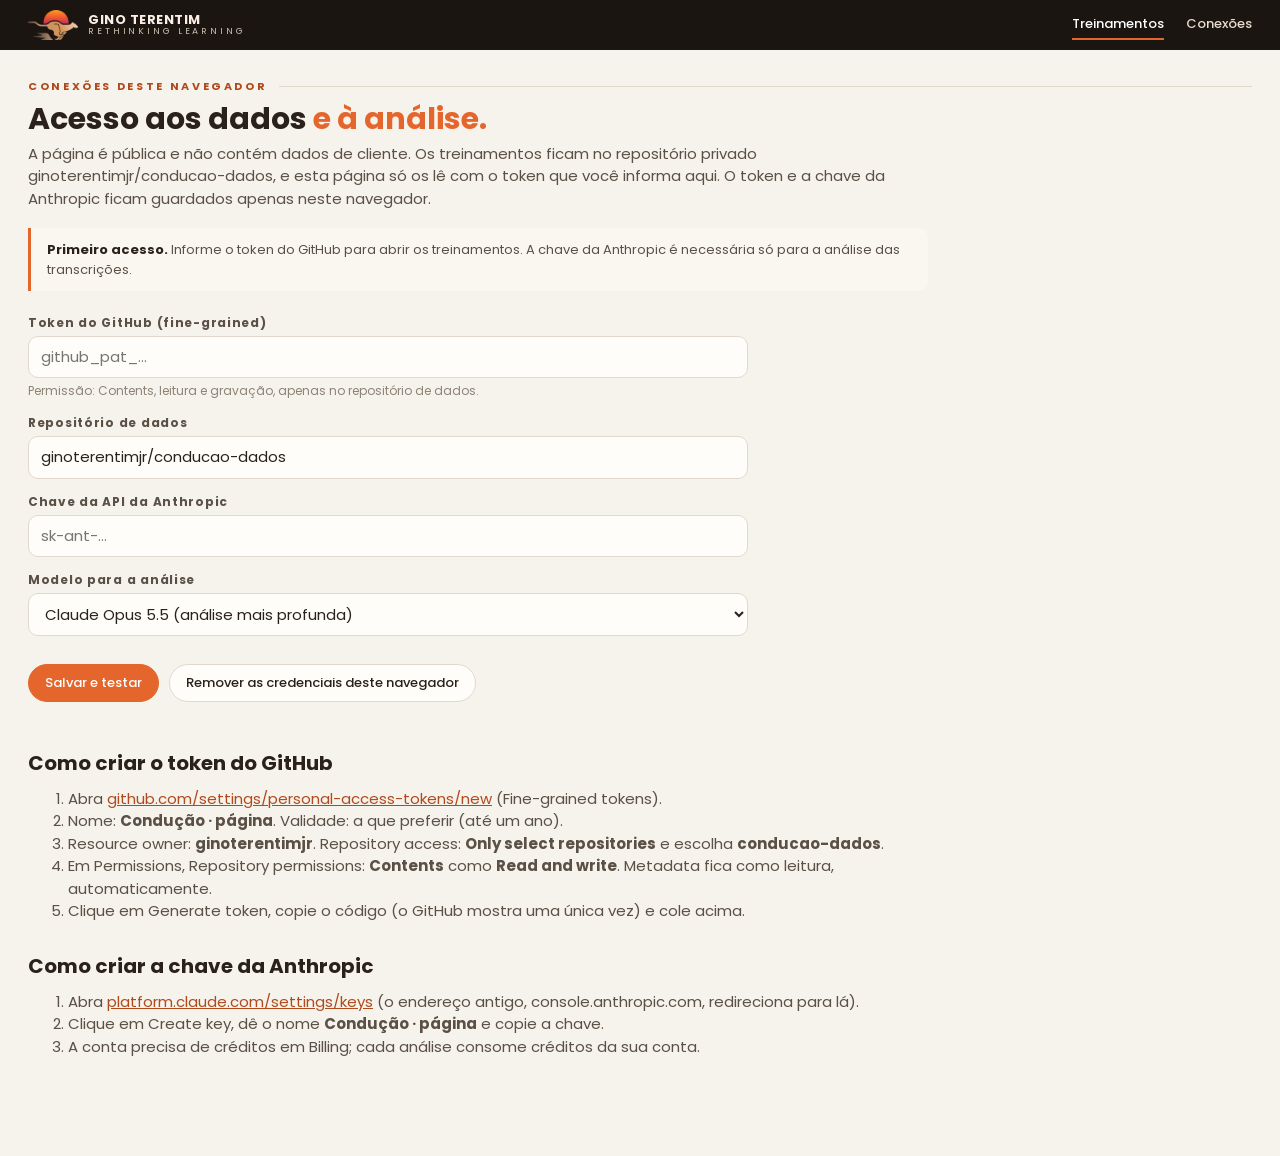
<file: index.html>
<!DOCTYPE html>
<html lang="pt-BR">
<head>
<meta charset="utf-8">
<meta name="viewport" content="width=device-width, initial-scale=1">
<meta name="robots" content="noindex, nofollow">
<meta name="referrer" content="no-referrer">
<title>Condução · Gino Terentim</title>
<link rel="icon" type="image/svg+xml" href="assets/favicon.svg">
<link rel="icon" type="image/png" sizes="32x32" href="assets/favicon-32.png">
<link rel="apple-touch-icon" href="assets/apple-touch-icon.png">
<meta name="theme-color" content="#1B1512">
<link rel="stylesheet" href="app.css">
</head>
<body>
<header class="topo">
  <a class="marca" href="#/"><img src="assets/logo-gt.png" alt=""><span><b>GINO TERENTIM</b><small>RETHINKING LEARNING</small></span></a>
  <nav class="topo-nav">
    <a href="#/" data-nav="home">Treinamentos</a>
    <a href="#/config" data-nav="config">Conexões</a>
  </nav>
</header>
<main id="app" aria-live="polite"></main>
<div id="aviso" class="aviso" hidden></div>
<div id="modal" class="modal" hidden><div class="modal-caixa" role="dialog" aria-modal="true"></div></div>
<div id="lightbox" class="lightbox" hidden>
  <button class="lb-fechar" aria-label="Fechar">✕</button>
  <button class="lb-ant" aria-label="Slide anterior">‹</button>
  <figure><img alt=""><figcaption></figcaption></figure>
  <button class="lb-prox" aria-label="Próximo slide">›</button>
</div>
<script src="vendor/jszip.min.js"></script>
<script src="app.js"></script>
</body>
</html>
</file>
<file: app.css>
@font-face{font-family:Poppins;src:url(fonts/Poppins-Regular.ttf);font-weight:400;font-display:swap}
@font-face{font-family:Poppins;src:url(fonts/Poppins-Medium.ttf);font-weight:500;font-display:swap}
@font-face{font-family:Poppins;src:url(fonts/Poppins-Bold.ttf);font-weight:700;font-display:swap}
:root{--tinta:#2A211C;--escuro:#1B1512;--creme:#F6F2EC;--papel:#FFFDF9;--papel2:#FAF7F1;--laranja:#E5662C;--terra:#B04A1C;--ouro:#B8912F;--ouro2:#C9A24D;--cinza:#8D8377;--cinza2:#5A5045;--borda:#E2D9CD;--verde:#5E7D52;--azul:#3F6E8C;--vinho:#7A4E6E;--r:14px}
*{box-sizing:border-box}
[hidden]{display:none!important}
html,body{margin:0;background:var(--creme);color:var(--tinta);font-family:Poppins,system-ui,sans-serif;font-size:15px;line-height:1.5}
a{color:var(--terra)}
button,input,select,textarea{font:inherit;color:inherit}
.topo{position:sticky;top:0;z-index:20;display:flex;align-items:center;justify-content:space-between;padding:10px 28px;background:var(--escuro);color:#FBEEE5}
.marca{display:flex;align-items:center;gap:10px;color:inherit;text-decoration:none}
.marca img{height:30px}
.marca span{display:flex;flex-direction:column;line-height:1.1}
.marca b{font-size:13px;letter-spacing:.04em}
.marca small{font-size:9px;letter-spacing:.32em;color:#CDBFAE}
.topo-nav{display:flex;gap:22px}
.topo-nav a{color:#E9DCCC;text-decoration:none;font-size:13px;font-weight:500;padding:4px 0;border-bottom:2px solid transparent}
.topo-nav a.ativo{color:#fff;border-color:var(--laranja)}
main{max-width:1320px;margin:0 auto;padding:28px 28px 80px}
.sobr{font-size:11px;font-weight:700;letter-spacing:.24em;color:var(--terra);text-transform:uppercase;display:flex;align-items:center;gap:12px;margin:0 0 6px}
.sobr::after{content:"";flex:1;height:1px;background:var(--borda)}
h1{font-size:30px;line-height:1.2;margin:0 0 6px;font-weight:700}
h1 em,h2 em{font-style:normal;color:var(--laranja)}
h2{font-size:20px;margin:28px 0 10px}
h3{font-size:15px;margin:0 0 6px}
.lede{color:var(--cinza2);margin:0 0 18px;max-width:900px}
.btn{display:inline-flex;align-items:center;gap:8px;border:1px solid var(--borda);background:var(--papel);border-radius:999px;padding:8px 16px;font-size:13px;font-weight:500;cursor:pointer;text-decoration:none;color:var(--tinta);white-space:nowrap}
.btn:hover{border-color:var(--cinza)}
.btn.prim{background:var(--laranja);border-color:var(--laranja);color:#fff}
.btn.prim:disabled{background:#E9B79C;border-color:#E9B79C;cursor:default}
.btn.esc{background:var(--escuro);border-color:var(--escuro);color:#FBEEE5}
.btn.peq{padding:5px 11px;font-size:12px}
.btn svg{width:16px;height:16px}
.barra{display:flex;flex-wrap:wrap;gap:10px;align-items:center;margin:14px 0 18px}
.barra .esp{flex:1}
.cartoes{display:grid;grid-template-columns:repeat(auto-fill,minmax(330px,1fr));gap:18px}
.cartao{background:var(--papel);border:1px solid var(--borda);border-radius:var(--r);padding:20px;text-decoration:none;color:inherit;display:block;transition:box-shadow .15s}
a.cartao:hover{box-shadow:0 4px 18px rgba(42,33,28,.08)}
.cartao .cli{font-size:11px;font-weight:700;letter-spacing:.2em;color:var(--terra);text-transform:uppercase}
.cartao h3{font-size:17px;margin:6px 0 10px;line-height:1.3}
.cartao .meta{font-size:13px;color:var(--cinza2)}
.pilula{display:inline-block;font-size:11px;font-weight:700;letter-spacing:.06em;border-radius:999px;padding:2px 10px;background:#FBE3D6;color:var(--terra)}
.pilula.verde{background:#E3EBDD;color:var(--verde)}
.pilula.cinza{background:#EEE8DF;color:var(--cinza2)}
.sessoes{display:flex;flex-wrap:wrap;gap:8px;margin-top:12px}
.sessao-chip{font-size:12px;border:1px solid var(--borda);border-radius:10px;padding:6px 10px;background:var(--papel2)}
.sessao-chip b{display:block;font-size:12px}
.form{display:grid;gap:14px;max-width:720px}
.campo label{display:block;font-size:12px;font-weight:700;letter-spacing:.06em;color:var(--cinza2);margin-bottom:4px}
.campo input,.campo select,.campo textarea{width:100%;border:1px solid var(--borda);background:var(--papel);border-radius:10px;padding:9px 12px}
.campo small{display:block;color:var(--cinza);font-size:12px;margin-top:4px}
.grade2{display:grid;grid-template-columns:1fr 1fr;gap:14px}
.grade3{display:grid;grid-template-columns:1fr 1fr 1fr;gap:14px}
.nota{background:var(--papel2);border-left:3px solid var(--laranja);padding:12px 16px;border-radius:0 10px 10px 0;font-size:13px;color:var(--cinza2);max-width:900px}
.nota b{color:var(--tinta)}
/* sessão */
.cab-sessao{display:flex;flex-wrap:wrap;gap:18px;align-items:flex-end;justify-content:space-between}
.relogio-box{display:flex;gap:14px;align-items:stretch}
.rb{background:var(--papel);border:1px solid var(--borda);border-radius:12px;padding:8px 14px;min-width:110px}
.rb small{display:block;font-size:10px;font-weight:700;letter-spacing:.16em;color:var(--cinza);text-transform:uppercase}
.rb b{font-size:20px}
.rb input{border:0;background:transparent;font-size:20px;font-weight:700;width:124px;padding:0;color:#0000FF}
.rb.alerta{border-color:var(--laranja);background:#FDF0E8}
.etapas{display:flex;width:100%;height:58px;border-radius:12px;overflow:hidden;margin:6px 0 4px;border:1px solid var(--borda)}
.etapas div{position:relative;display:flex;flex-direction:column;justify-content:center;padding:0 8px;color:#fff;font-size:11px;line-height:1.25;overflow:hidden;cursor:pointer;min-width:0}
.etapas div b{font-size:11px;white-space:nowrap;overflow:hidden;text-overflow:ellipsis}
.etapas div span{opacity:.9;white-space:nowrap}
.legenda{display:flex;flex-wrap:wrap;gap:16px;font-size:12px;color:var(--cinza2);margin:10px 0 16px}
.legenda span{display:inline-flex;align-items:center;gap:6px}
.ic{width:26px;height:26px;display:inline-flex;align-items:center;justify-content:center;flex:none}
.ic img{width:26px;height:26px}
.ic svg{width:22px;height:22px}
.ic.miro svg{color:#3F6E8C}
.ic.chat svg{color:var(--verde)}
.tag-c{font-size:10px;font-weight:700;letter-spacing:.06em;background:#EFE9DF;color:var(--cinza2);border-radius:6px;padding:2px 6px;white-space:nowrap}
.linhas{display:flex;flex-direction:column;gap:8px}
.linha{background:var(--papel);border:1px solid var(--borda);border-radius:12px;overflow:hidden}
.linha.int{background:#EFE9DF}
.linha.atual{outline:3px solid var(--laranja)}
.l-res{display:grid;grid-template-columns:22px 40px 150px minmax(0,1fr) 100px 88px 150px 64px;gap:12px;align-items:center;padding:8px 12px 8px 6px;cursor:pointer}
.com-plano .l-res{grid-template-columns:22px 40px 150px minmax(0,1fr) 100px 128px 88px 136px 64px}
.l-n{font-weight:700;color:var(--laranja);font-size:17px;text-align:center}
.l-th{width:150px;aspect-ratio:16/9;background:#E9E2D7;border-radius:6px;object-fit:cover;display:block;cursor:zoom-in}
.l-et{font-size:11px;color:var(--cinza);display:flex;align-items:center;gap:8px}
.l-et i{width:9px;height:9px;border-radius:50%;display:inline-block;flex:none}
.l-desc{font-weight:700;font-size:14px;line-height:1.35}
.l-hora{font-size:16px;font-weight:700;text-align:center;line-height:1.2}
.l-hora span{display:block;font-size:12px;font-weight:400;color:var(--cinza)}
.l-dur{display:flex;align-items:center;gap:4px;font-size:12px;color:var(--cinza)}
.l-dur input{width:52px;border:1px solid var(--borda);border-radius:8px;padding:4px 6px;text-align:center;font-weight:700;color:#0000FF;background:#FFF9E6}
.l-ics{display:flex;flex-wrap:wrap;gap:4px;align-items:center}
.l-exp{border:0;background:transparent;font-size:18px;cursor:pointer;color:var(--cinza);transition:transform .15s}
.linha.aberta .l-exp{transform:rotate(180deg)}
.l-det{display:none;border-top:1px solid var(--borda);padding:18px;background:var(--papel2)}
.linha.aberta .l-det{display:grid;grid-template-columns:minmax(0,1.05fr) minmax(0,1fr);gap:22px}
.l-det .grande{width:100%;border-radius:10px;cursor:zoom-in;background:#E9E2D7;aspect-ratio:16/9;object-fit:contain;display:block}
.l-det .col{display:flex;flex-direction:column;gap:12px;min-width:0}
.ed label{display:flex;align-items:center;gap:8px;font-size:11px;font-weight:700;letter-spacing:.14em;color:var(--terra);text-transform:uppercase;margin-bottom:4px}
.ed textarea,.ed input[type=text],.ed select{width:100%;border:1px solid var(--borda);background:var(--papel);border-radius:10px;padding:9px 12px;font-size:14px;line-height:1.55;resize:vertical}
.ed textarea.falar{font-size:15px;min-height:170px}
.ed .opc{display:flex;flex-wrap:wrap;gap:14px;font-size:13px}
.ed .opc label{color:var(--tinta);letter-spacing:0;text-transform:none;font-weight:500;font-size:13px;margin:0}
.mat-pecas{font-size:12px;color:var(--cinza2);line-height:1.35}
.mat-pecas b{color:var(--ouro)}
.analise-mini{border:1px dashed var(--laranja);border-radius:10px;padding:10px 12px;font-size:13px;background:#FFF6F0}
.analise-mini h4{margin:0 0 6px;font-size:12px;letter-spacing:.12em;text-transform:uppercase;color:var(--terra)}
/* condução */
.cond{position:fixed;inset:0;z-index:50;background:var(--escuro);color:#FBEEE5;display:grid;grid-template-columns:minmax(0,1.35fr) minmax(0,1fr);grid-template-rows:auto 1fr auto;gap:18px;padding:18px 24px}
.cond header{grid-column:1/3;display:flex;align-items:center;gap:18px}
.cond header .esp{flex:1}
.cond .agora{font-size:30px;font-weight:700;letter-spacing:.02em}
.cond .desvio{font-size:14px;padding:4px 12px;border-radius:999px;background:#3A2E27}
.cond .desvio.atras{background:#7A2E12;color:#fff}
.cond .desvio.ok{background:#2F4A2A}
.cond .slide{display:flex;flex-direction:column;gap:10px;min-height:0}
.cond .slide img{width:100%;max-height:calc(100vh - 230px);object-fit:contain;border-radius:10px;background:#000}
.cond .texto{overflow:auto;background:#251D19;border-radius:12px;padding:18px 20px;min-height:0}
.cond .texto h4{font-size:11px;letter-spacing:.2em;color:var(--ouro2);margin:14px 0 6px;text-transform:uppercase}
.cond .texto h4:first-child{margin-top:0}
.cond .texto p{margin:0 0 8px;white-space:pre-wrap}
.cond .texto .falar{font-size:19px;line-height:1.6;color:#fff}
.cond footer{grid-column:1/3;display:flex;align-items:center;gap:14px}
.cond .prog{flex:1;height:8px;background:#3A2E27;border-radius:99px;overflow:hidden}
.cond .prog div{height:100%;background:var(--ouro2)}
.cond .prog.estouro div{background:var(--laranja)}
.cond .btn{background:#2F2520;border-color:#4A3B33;color:#FBEEE5}
.cond .btn.prim{background:var(--laranja);border-color:var(--laranja)}
.cond .prox{display:flex;align-items:center;gap:10px;font-size:13px;color:#CDBFAE}
.cond .prox img{height:54px;border-radius:5px}
/* análise */
.an-geral{background:var(--papel);border:1px solid var(--borda);border-radius:var(--r);padding:20px;margin-bottom:16px}
.an-et{background:var(--papel);border:1px solid var(--borda);border-radius:var(--r);padding:18px 20px;margin-bottom:12px}
.an-et header{display:flex;align-items:center;gap:12px;flex-wrap:wrap;margin-bottom:8px}
.an-et header h3{margin:0;font-size:16px;flex:1}
.estrelas{color:var(--ouro2);letter-spacing:2px;font-size:15px}
.an-bloco{margin-top:10px}
.an-bloco h4{font-size:11px;letter-spacing:.16em;text-transform:uppercase;margin:0 0 4px;display:flex;align-items:center;gap:6px}
.an-bloco ul{margin:0;padding-left:18px}
.an-bloco li{margin:4px 0}
.an-bloco .ev{display:block;font-size:12px;color:var(--cinza);font-style:italic}
.an-bloco .sug{display:block;font-size:13px;color:var(--cinza2)}
.h-forte{color:var(--verde)}.h-fac{color:var(--terra)}.h-mat{color:var(--azul)}.h-melhor{color:var(--ouro)}
.melhor{border:1px solid #EADFC4;background:#FFFBF0;border-radius:10px;padding:10px 12px;margin:6px 0}
.melhor .dito{font-size:13px;color:var(--cinza2);font-style:italic}
.melhor .nova{font-size:13px;margin:6px 0}
.prog-an{height:6px;border-radius:99px;background:var(--borda);overflow:hidden;margin:10px 0}
.prog-an div{height:100%;width:30%;background:var(--laranja);animation:corre 1.4s infinite ease-in-out}
@keyframes corre{0%{margin-left:-30%}100%{margin-left:100%}}
/* modal, aviso, lightbox */
.modal{position:fixed;inset:0;z-index:70;background:rgba(27,21,18,.55);display:flex;align-items:flex-start;justify-content:center;padding:40px 16px;overflow:auto}
.modal-caixa{background:var(--creme);border-radius:18px;max-width:980px;width:100%;padding:26px 28px;box-shadow:0 20px 60px rgba(0,0,0,.25)}
.modal-caixa .fechar{float:right}
.aviso{position:fixed;bottom:22px;left:50%;transform:translateX(-50%);z-index:90;background:var(--escuro);color:#FBEEE5;padding:12px 20px;border-radius:12px;font-size:14px;box-shadow:0 10px 30px rgba(0,0,0,.25);max-width:90vw}
.aviso.erro{background:#7A2E12}
.lightbox{position:fixed;inset:0;z-index:80;background:rgba(10,8,7,.92);display:flex;align-items:center;justify-content:center}
.lightbox figure{margin:0;max-width:92vw;text-align:center}
.lightbox img{max-width:92vw;max-height:84vh;border-radius:8px}
.lightbox figcaption{color:#E9DCCC;margin-top:10px;font-size:14px}
.lightbox button{position:absolute;background:transparent;border:0;color:#fff;font-size:44px;cursor:pointer;padding:10px 18px}
.lb-fechar{top:10px;right:14px;font-size:28px!important}
.lb-ant{left:10px;top:50%;transform:translateY(-50%)}
.lb-prox{right:10px;top:50%;transform:translateY(-50%)}
.sujo{color:var(--laranja);font-size:12px;font-weight:700}
.vazio{padding:40px;text-align:center;color:var(--cinza2);background:var(--papel);border:1px dashed var(--borda);border-radius:var(--r)}
@media (max-width:1000px){
 .l-res,.com-plano .l-res{grid-template-columns:22px 32px 110px minmax(0,1fr) 84px}
 .l-res .l-pl,.l-res .l-dur,.l-res .l-ics,.l-res .l-acoes{grid-column:4/6}
 .l-th{width:110px}.l-exp{display:none}
 .linha.aberta .l-det{grid-template-columns:1fr}
 .cond{grid-template-columns:1fr;grid-template-rows:auto auto 1fr auto}.cond header,.cond footer{grid-column:1}
 .grade2,.grade3{grid-template-columns:1fr}
}

/* abas, linha de base e execução */
.h-sessao{margin-bottom:2px}
.abas{display:flex;gap:6px;border-bottom:1px solid var(--borda);margin:4px 0 16px;flex-wrap:wrap}
.abas a{display:inline-flex;align-items:center;gap:8px;padding:10px 16px;text-decoration:none;color:var(--cinza2);font-weight:500;font-size:14px;border-bottom:3px solid transparent;margin-bottom:-1px}
.abas a svg{width:16px;height:16px}
.abas a.ativa{color:var(--tinta);border-color:var(--laranja);font-weight:700}
.abas a .pilula{font-size:10px}
.status-linha{display:flex;align-items:center;gap:8px;flex-wrap:wrap;align-self:center}
.meta-p{font-size:12px;color:var(--cinza)}
.rb-pl{display:block;font-size:11px;color:var(--cinza);margin-top:2px}
.painel-exec{background:var(--papel);border:1px solid var(--borda);border-radius:var(--r);padding:24px}
.l-alca{width:22px;height:40px;border:0;background:transparent;color:#B5AA9C;cursor:grab;padding:0;display:flex;align-items:center;justify-content:center;touch-action:none;border-radius:6px}
.l-alca:hover,.l-alca:focus-visible{color:var(--laranja);background:#FBEDE4;outline:none}
.l-alca svg{width:18px;height:18px}
.alca-leg svg{width:16px;height:16px;color:#B5AA9C}
.l-acoes{display:flex;align-items:center;justify-content:flex-end;gap:2px}
.l-del{border:0;background:transparent;color:#B5AA9C;cursor:pointer;width:30px;height:30px;border-radius:8px;display:flex;align-items:center;justify-content:center}
.l-del:hover{color:#7A2E12;background:#FBE1DC}
.l-del svg{width:16px;height:16px}
.l-pl{font-size:13px;line-height:1.25;color:var(--cinza2)}
.l-pl b{font-size:14px;color:var(--cinza2)}
.l-pl span{display:block;font-size:11px;color:var(--cinza)}
.l-pl i{display:inline-block;font-style:normal;font-size:11px;font-weight:700;border-radius:999px;padding:1px 8px;margin-top:3px;margin-right:3px}
.l-pl i.atras{background:#FBE1DC;color:#7A2E12}
.l-pl i.adiant{background:#E3EBDD;color:var(--verde)}
.l-pl i.dur{background:#EFE9DF;color:var(--cinza2)}
.l-th.sem{display:flex;align-items:center;justify-content:center;font-size:11px;color:var(--cinza);text-align:center;border:1px dashed var(--borda);background:var(--papel2);cursor:default}
.linha.incl{border-style:dashed;border-color:var(--verde)}
.linha.arrastando{opacity:.35}
.fantasma{position:fixed;z-index:95;pointer-events:none;box-shadow:0 14px 40px rgba(42,33,28,.25);opacity:.96;background:var(--papel);border:1px solid var(--laranja);border-radius:12px}
.marca-drop{height:4px;border-radius:4px;background:var(--laranja);margin:-2px 0}
body.arrastando-corpo{user-select:none;cursor:grabbing}
.retiradas{display:flex;flex-direction:column;gap:6px}
.ret{display:flex;align-items:center;gap:12px;background:var(--papel2);border:1px dashed var(--borda);border-radius:10px;padding:6px 12px;font-size:13px;color:var(--cinza2)}
.ret span:nth-child(2){flex:1}
.ret .l-n{font-size:14px;width:30px}
/* comparação */
.cmp-cartoes{display:grid;grid-template-columns:repeat(auto-fit,minmax(200px,1fr));gap:12px}
.cmp{width:100%;border-collapse:separate;border-spacing:0;background:var(--papel);border:1px solid var(--borda);border-radius:12px;overflow:hidden;font-size:14px}
.cmp th{background:var(--escuro);color:#FBEEE5;font-size:11px;letter-spacing:.14em;text-transform:uppercase;text-align:left;padding:10px 12px}
.cmp td{padding:9px 12px;border-top:1px solid var(--borda);vertical-align:top}
.cmp td small{display:block;font-size:11px;color:var(--cinza)}
.cmp td.n{font-weight:700;color:var(--laranja);width:52px}
.cmp td.d{font-weight:700;white-space:nowrap}
.cmp td.d.pos{color:#7A2E12}.cmp td.d.neg{color:var(--verde)}
.cmp td.vazio-c{color:var(--cinza)}
.cmp tr.tot td{font-weight:700;background:var(--papel2)}
.cmp tr.ret-l td{color:var(--cinza);background:#FAF6F0}
.cmp .bol{display:inline-block;width:9px;height:9px;border-radius:50%;margin-right:8px}
/* tela inicial: filtro e forma de exibição */
.filtros{display:flex;flex-wrap:wrap;gap:14px;align-items:center;justify-content:space-between;margin:6px 0 4px}
.chips{display:flex;flex-wrap:wrap;gap:8px}
.chip{border:1px solid var(--borda);background:var(--papel);border-radius:999px;padding:6px 14px;font-size:13px;font-weight:500;cursor:pointer}
.chip span{font-size:11px;color:var(--cinza);margin-left:4px}
.chip.ativo{background:var(--escuro);border-color:var(--escuro);color:#FBEEE5}
.chip.ativo span{color:#CDBFAE}
.vista{display:inline-flex;border:1px solid var(--borda);border-radius:999px;overflow:hidden;background:var(--papel)}
.vista button{display:inline-flex;align-items:center;gap:6px;border:0;background:transparent;padding:7px 14px;font-size:13px;cursor:pointer;color:var(--cinza2)}
.vista button svg{width:16px;height:16px}
.vista button.ativo{background:var(--laranja);color:#fff}
.lista-t{width:100%;border-collapse:separate;border-spacing:0;background:var(--papel);border:1px solid var(--borda);border-radius:12px;overflow:hidden;font-size:14px}
.lista-t th{background:var(--papel2);color:var(--cinza2);font-size:11px;letter-spacing:.14em;text-transform:uppercase;text-align:left;padding:10px 14px;border-bottom:1px solid var(--borda)}
.lista-t td{padding:10px 14px;border-top:1px solid var(--borda);vertical-align:middle}
.lista-t tbody tr:first-child td{border-top:0}
.lista-t tbody tr{cursor:pointer}
.lista-t tbody tr:hover td{background:#FBF6EF}
.lista-t a{color:var(--tinta);text-decoration:none}
.lista-t .cli-c{font-size:11px;font-weight:700;letter-spacing:.16em;color:var(--terra);text-transform:uppercase;white-space:nowrap}
.lista-t a.sessao-chip{display:inline-block}
</file>
